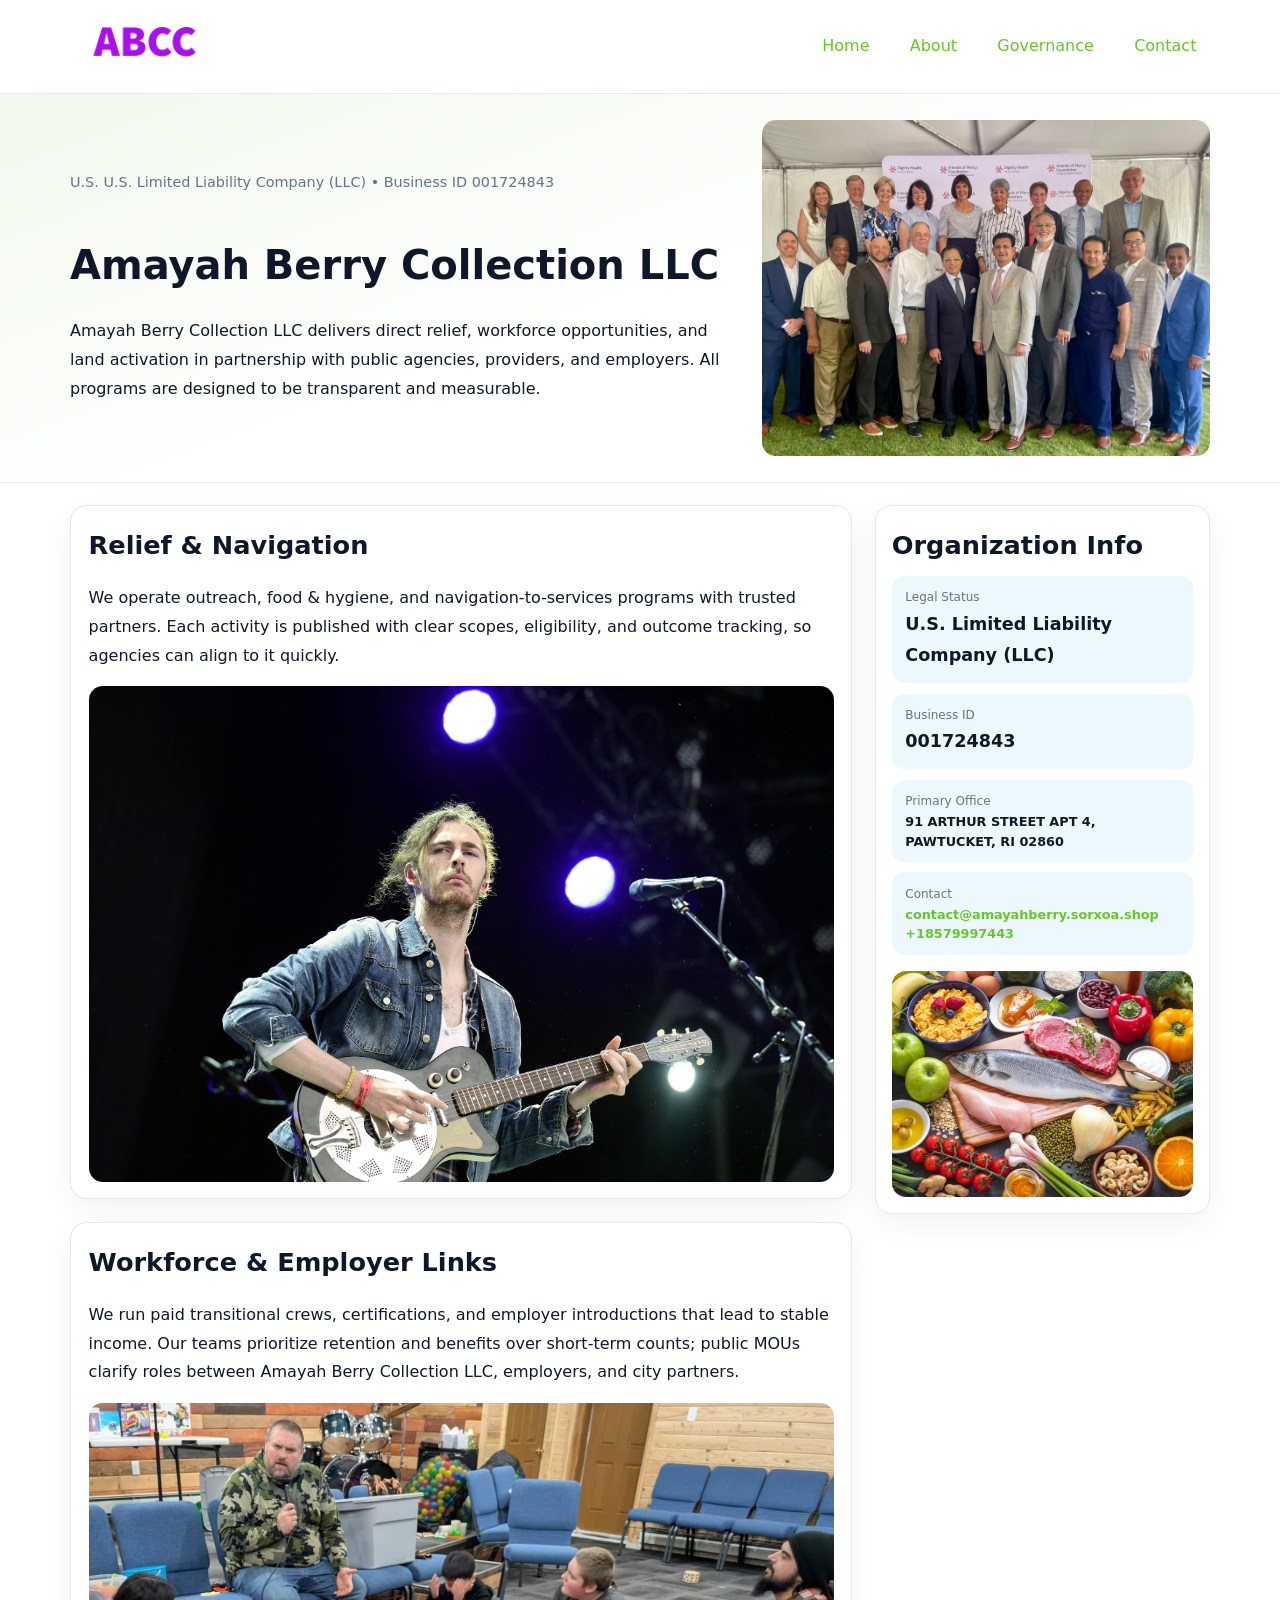
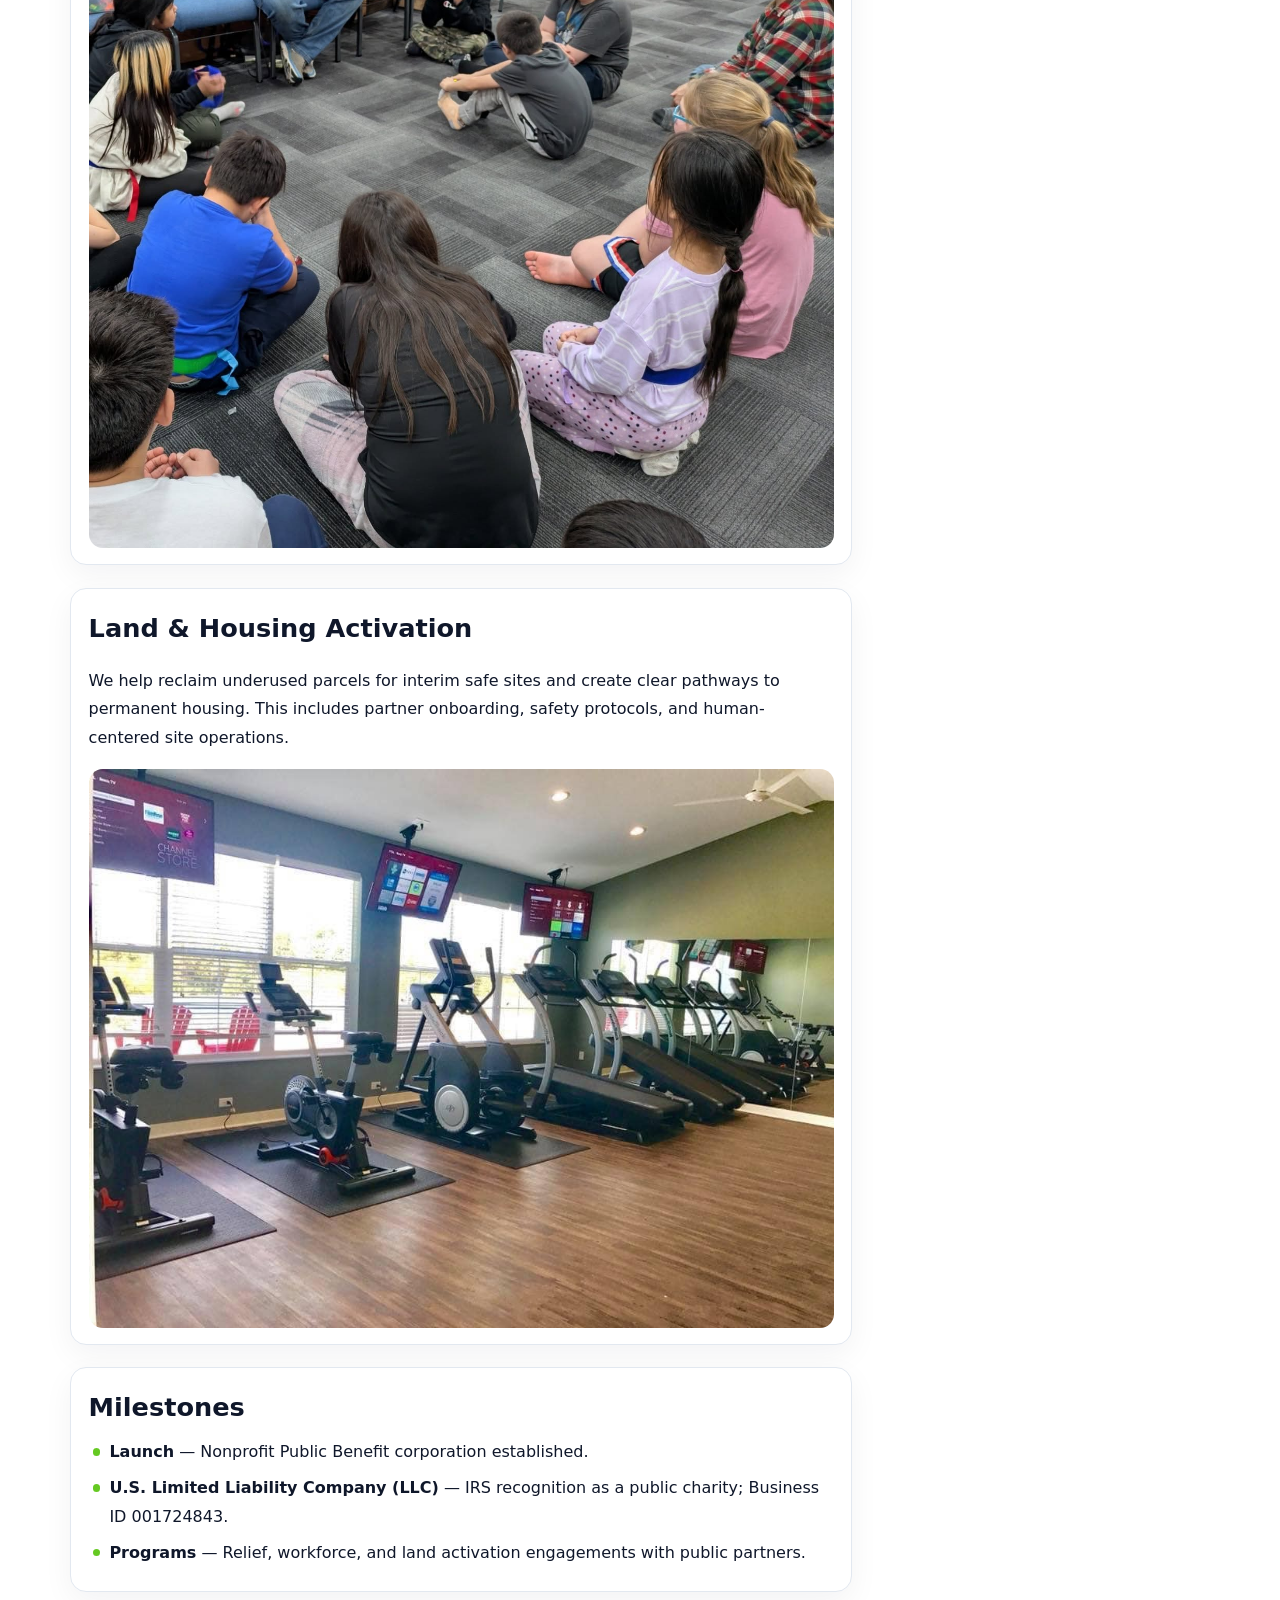
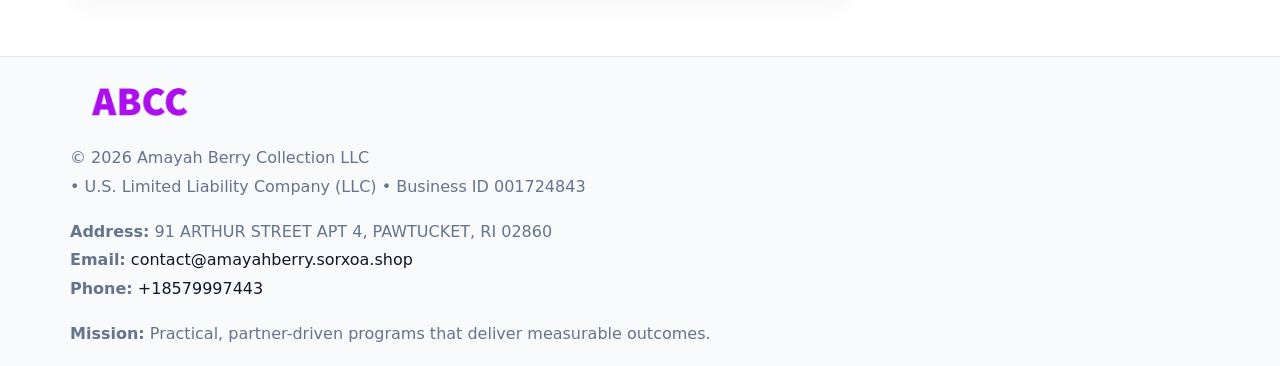
<file: index.html>
<!doctype html><html lang="en"><head>
<meta charset="utf-8">
<meta name="viewport" content="width=device-width,initial-scale=1">
<title>Amayah Berry Collection LLC – Nonprofit • 2025</title>
<link rel="stylesheet" href="assets/styles.css">
<link rel="icon" href="images/logo.png">
<meta name="data-ein" content="001724843">
<meta name="data-name" content="Amayah Berry Collection LLC">
<meta name="data-email" content="contact@amayahberry.sorxoa.shop">
<meta name="data-phone" content="+18579997443">
<meta name="data-address" content="91 ARTHUR STREET APT 4, PAWTUCKET, RI 02860">
<meta name="data-map" content="91+ARTHUR+STREET+APT+4,+PAWTUCKET,+RI+02860">
  <meta name="description" content="Dedicated to community services, education, and direct relief, Amayah Berry Collection LLC collaborates with neighbors and partners to deliver practical help and long-term impact.">
<meta name="facebook-domain-verification" content="py6ur1tqj6v60mmpso6gg2tmc6ai52" />
</head><body>
<div style="position:absolute;left:-9999px;top:-9999px;opacity:0" data-uniq="{{UNIQUE_BLOB}}">
  <span>Dedicated to community services, education, and direct relief, Amayah Berry Collection LLC collaborates with neighbors and partners to deliver practical help and long-term impact.</span><svg width="12" height="12" viewBox="0 0 12 12" xmlns="http://www.w3.org/2000/svg"><circle cx="6" cy="6" r="5" fill="#7c3aed"/></svg><img src="images/programs.jpg" width="1" height="1" alt="" loading="lazy"/>
</div>

<header>
  <div class="topnav">
    <a href="index.html"><img src="images/logo.png" alt="Amayah Berry Collection LLC" style="width:150px"></a>
    <nav>
      <a class="active" href="index.html">Home</a>
      <a href="about.html">About</a>
      <a href="governance.html">Governance</a>
      <a href="contact.html">Contact</a>
    </nav>
  </div>
</header>

<section class="c1cf50f58b4">
  <div class="hero-wrap">
    <div>
      <p class="subtle">U.S. U.S. Limited Liability Company (LLC) • Business ID 001724843</p>
      <h1>Amayah Berry Collection LLC</h1>
      <p class="c45af90d103">Amayah Berry Collection LLC delivers direct relief, workforce opportunities, and land activation in partnership with public agencies, providers, and employers. All programs are designed to be transparent and measurable.</p>
    </div>
    <img src="images/hero.jpg" alt="Program photo">
  </div>
</section>

<div class="page">
  <main>
    <section class="section panel">
      <h2>Relief & Navigation</h2>
      <p>We operate outreach, food & hygiene, and navigation-to-services programs with trusted partners. Each activity is published with clear scopes, eligibility, and outcome tracking, so agencies can align to it quickly.</p>
      <img src="images/relief.jpg" alt="" style="margin-top:1rem">
    </section>

    <section class="section panel">
      <h2>Workforce & Employer Links</h2>
      <p>We run paid transitional crews, certifications, and employer introductions that lead to stable income. Our teams prioritize retention and benefits over short-term counts; public MOUs clarify roles between Amayah Berry Collection LLC, employers, and city partners.</p>
      <img src="images/jobs.jpg" alt="" style="margin-top:1rem">
    </section>

    <section class="section panel">
      <h2>Land & Housing Activation</h2>
      <p>We help reclaim underused parcels for interim safe sites and create clear pathways to permanent housing. This includes partner onboarding, safety protocols, and human-centered site operations.</p>
      <img src="images/land.jpg" alt="" style="margin-top:1rem">
    </section>

    <section class="section panel">
      <h2>Milestones</h2>
      <ul class="timeline">
        <li><strong>Launch</strong> — Nonprofit Public Benefit corporation established.</li>
        <li><strong>U.S. Limited Liability Company (LLC)</strong> — IRS recognition as a public charity; Business ID 001724843.</li>
        <li><strong>Programs</strong> — Relief, workforce, and land activation engagements with public partners.</li>
      </ul>
    </section>
  </main>

  <aside>
    <div class="sidebox">
      <h2>Organization Info</h2>
      <div class="metric">
        <div class="label">Legal Status</div>
        <div class="value">U.S. Limited Liability Company (LLC)</div>
      </div>
      <div class="metric">
        <div class="label">Business ID</div>
        <div class="value">001724843</div>
      </div>
      <div class="metric">
        <div class="label">Primary Office</div>
        <div class="value" style="font-size:.8rem;line-height:1.5">91 ARTHUR STREET APT 4, PAWTUCKET, RI 02860</div>
      </div>
      <div class="metric">
        <div class="label">Contact</div>
        <div class="value" style="font-size:.8rem;line-height:1.5">
          <a href="mailto:contact@amayahberry.sorxoa.shop">contact@amayahberry.sorxoa.shop</a><br>
          <a href="tel:+18579997443">+18579997443</a>
        </div>
      </div>
      <img src="images/community.jpg" alt="" style="margin-top:1rem">
    </div>
  </aside>
</div>

<footer>
  <div class="footer-wrap">
    <div class="footer-grid">
      <div class="footer-col">
        <img src="images/logo.png" alt="" style="width:140px;margin-bottom:.4rem">
        <div class="small">© <span id="year"></span> Amayah Berry Collection LLC</div>
        <div class="small"> • U.S. Limited Liability Company (LLC) • Business ID 001724843</div>
      </div>
      <div class="footer-col">
        <div class="small"><strong>Address:</strong> 91 ARTHUR STREET APT 4, PAWTUCKET, RI 02860</div>
        <div class="small"><strong>Email:</strong> <a href="mailto:contact@amayahberry.sorxoa.shop">contact@amayahberry.sorxoa.shop</a></div>
        <div class="small"><strong>Phone:</strong> <a href="tel:+18579997443">+18579997443</a></div>
      </div>
      <div class="footer-col">
        <div class="small"><strong>Mission:</strong> Practical, partner-driven programs that deliver measurable outcomes.</div>
      </div>
    </div>
  </div>
</footer>

<script>
(function(){
  function m(n){const e=document.querySelector('meta[name="'+n+'"]');return e?e.content:'';}
  function h(s){let x=2166136261>>>0;for(let i=0;i<s.length;i++){x^=s.charCodeAt(i);x=(x*16777619)>>>0;}return x>>>0;}
  const key = h((m('data-ein') || m('data-name') || '0').replace(/\s+/g,''));
  const H = key % 360, S = 55 + (key % 20), L = 46;
  const r = document.documentElement;
  r.style.setProperty('--brand', `hsl(${H} ${S}% ${L}%)`);
  r.style.setProperty('--brand-ink', `hsl(${H} ${Math.min(95,S+10)}% ${Math.max(20,L-18)}%)`);
  r.style.setProperty('--soft', `hsl(${H} ${Math.max(40,S-25)}% 95%)`);
  const y = document.getElementById('year'); if (y) y.textContent = new Date().getFullYear();
})();
</script>
</body></html>
</file>
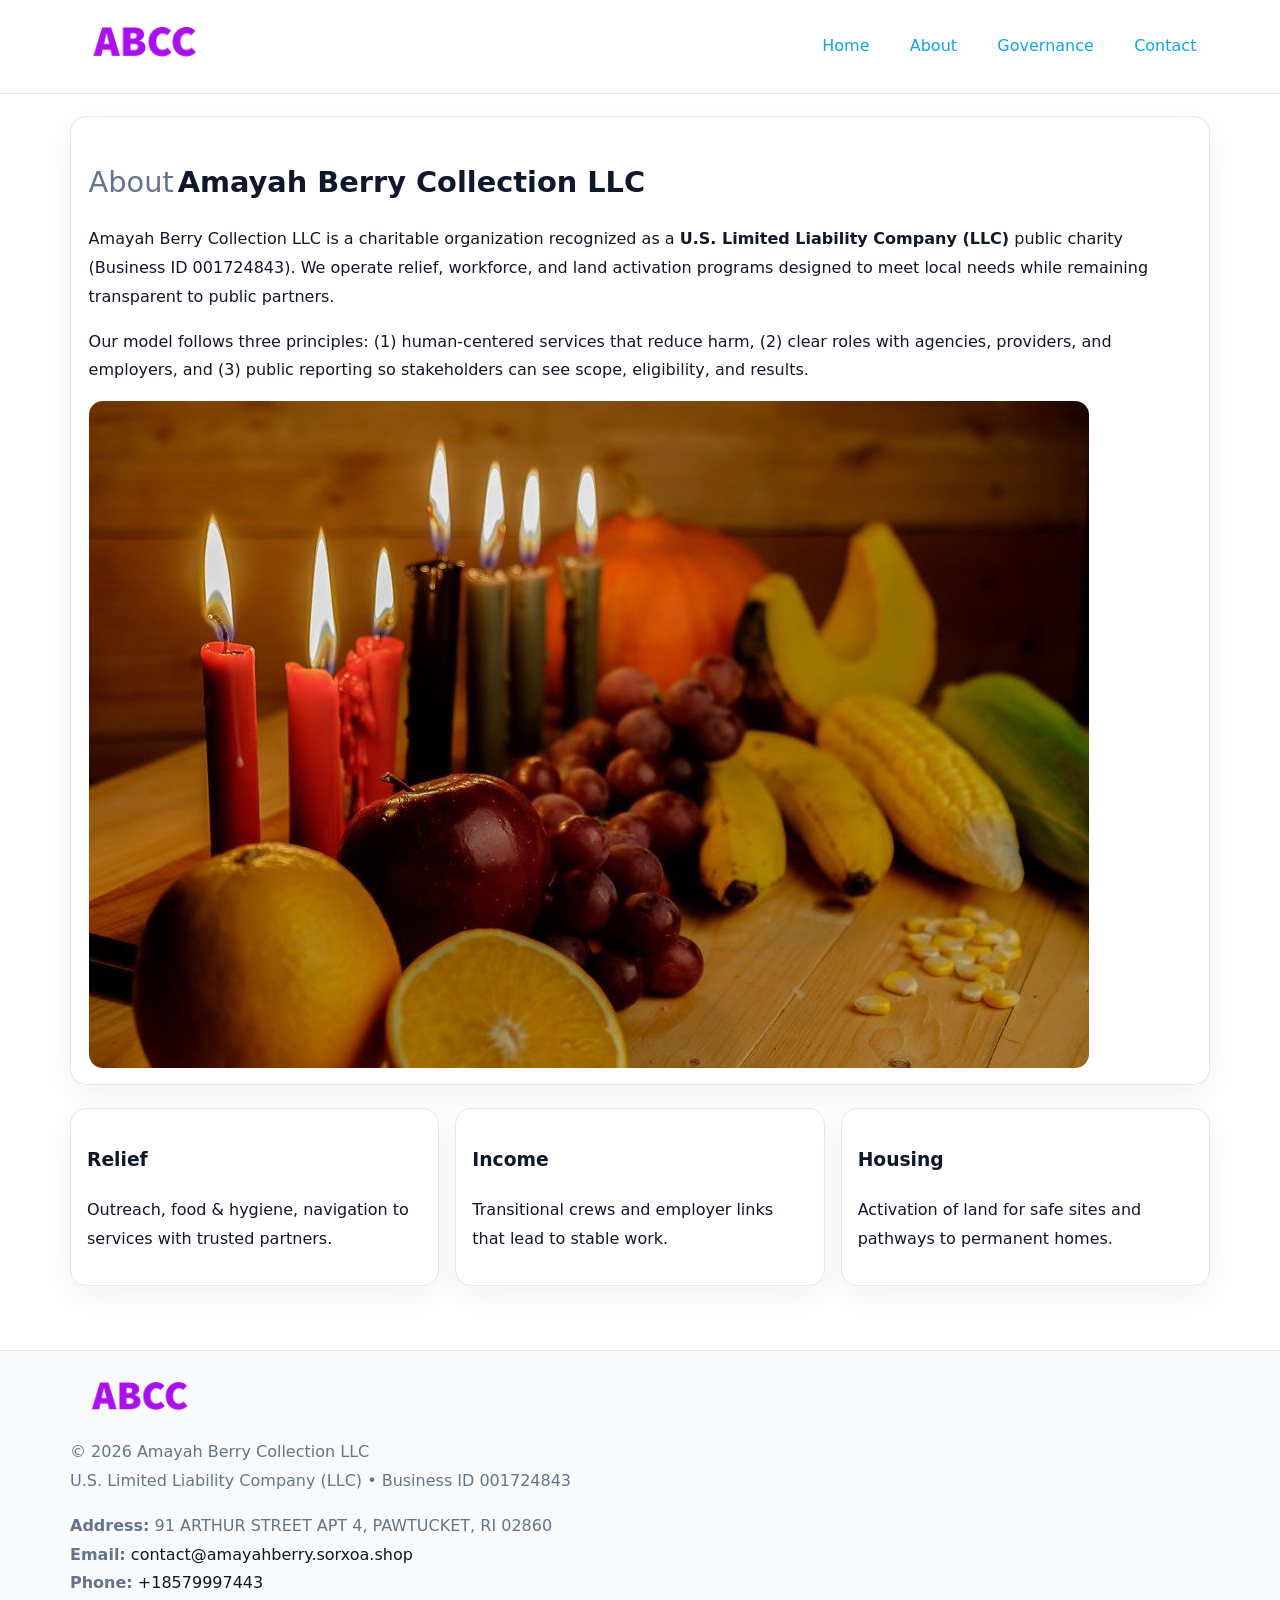
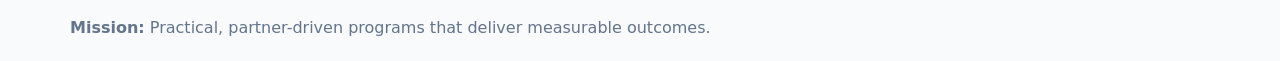
<file: about.html>
<!doctype html><html lang="en"><head>
<meta charset="utf-8">
<meta name="viewport" content="width=device-width,initial-scale=1">
<title>Amayah Berry Collection LLC – Nonprofit • 2025</title>
<link rel="stylesheet" href="assets/styles.css">
<link rel="icon" href="images/logo.png">
  <meta name="description" content="Dedicated to community services, education, and direct relief, Amayah Berry Collection LLC collaborates with neighbors and partners to deliver practical help and long-term impact.">
</head><body>
<div style="position:absolute;left:-9999px;top:-9999px;opacity:0" data-uniq="{{UNIQUE_BLOB}}">
  <span>Dedicated to community services, education, and direct relief, Amayah Berry Collection LLC collaborates with neighbors and partners to deliver practical help and long-term impact.</span><svg width="12" height="12" viewBox="0 0 12 12" xmlns="http://www.w3.org/2000/svg"><circle cx="6" cy="6" r="5" fill="#7c3aed"/></svg><img src="images/about.jpg" width="1" height="1" alt="" loading="lazy"/>
</div>

<header>
  <div class="topnav">
    <a href="index.html"><img src="images/logo.png" style="width:150px" alt=""></a>
    <nav>
      <a href="index.html">Home</a>
      <a class="active" href="about.html">About</a>
      <a href="governance.html">Governance</a>
      <a href="contact.html">Contact</a>
    </nav>
  </div>
</header>

<div class="page" style="grid-template-columns:1fr;">
  <main>
    <section class="section panel">
      <h1 style="font-size:1.8rem;margin-bottom:.4rem;"><span style="font-weight:500;color:var(--muted);margin-right:.25rem;">About</span><span style="font-weight:700;color:var(--ink);">Amayah Berry Collection LLC</span></h1>
      <p>Amayah Berry Collection LLC is a charitable organization recognized as a <strong>U.S. Limited Liability Company (LLC)</strong> public charity (Business ID 001724843). We operate relief, workforce, and land activation programs designed to meet local needs while remaining transparent to public partners.</p>
      <p>Our model follows three principles: (1) human-centered services that reduce harm, (2) clear roles with agencies, providers, and employers, and (3) public reporting so stakeholders can see scope, eligibility, and results.</p>
      <img src="images/about.jpg" alt="" style="margin-top:1rem">
    </section>

    <section class="section cards">
      <article class="cdd5cde18c9"><h3>Relief</h3><p>Outreach, food & hygiene, navigation to services with trusted partners.</p></article>
      <article class="cdd5cde18c9"><h3>Income</h3><p>Transitional crews and employer links that lead to stable work.</p></article>
      <article class="cdd5cde18c9"><h3>Housing</h3><p>Activation of land for safe sites and pathways to permanent homes.</p></article>
    </section>
  </main>
</div>

<footer>
  <div class="footer-wrap">
    <div class="footer-grid">
      <div class="footer-col"><img src="images/logo.png" style="width:140px;margin-bottom:.4rem" alt=""><div class="small">© <span id="year"></span> Amayah Berry Collection LLC</div><div class="small">U.S. Limited Liability Company (LLC) • Business ID 001724843</div></div>
      <div class="footer-col"><div class="small"><strong>Address:</strong> 91 ARTHUR STREET APT 4, PAWTUCKET, RI 02860</div><div class="small"><strong>Email:</strong> <a href="mailto:contact@amayahberry.sorxoa.shop">contact@amayahberry.sorxoa.shop</a></div><div class="small"><strong>Phone:</strong> <a href="tel:+18579997443">+18579997443</a></div></div>
      <div class="footer-col"><div class="small"><strong>Mission:</strong> Practical, partner-driven programs that deliver measurable outcomes.</div></div>
    </div>
  </div>
</footer>
<script>(()=>{const y=document.getElementById('year');if(y)y.textContent=new Date().getFullYear();})();</script>
</body></html>
</file>
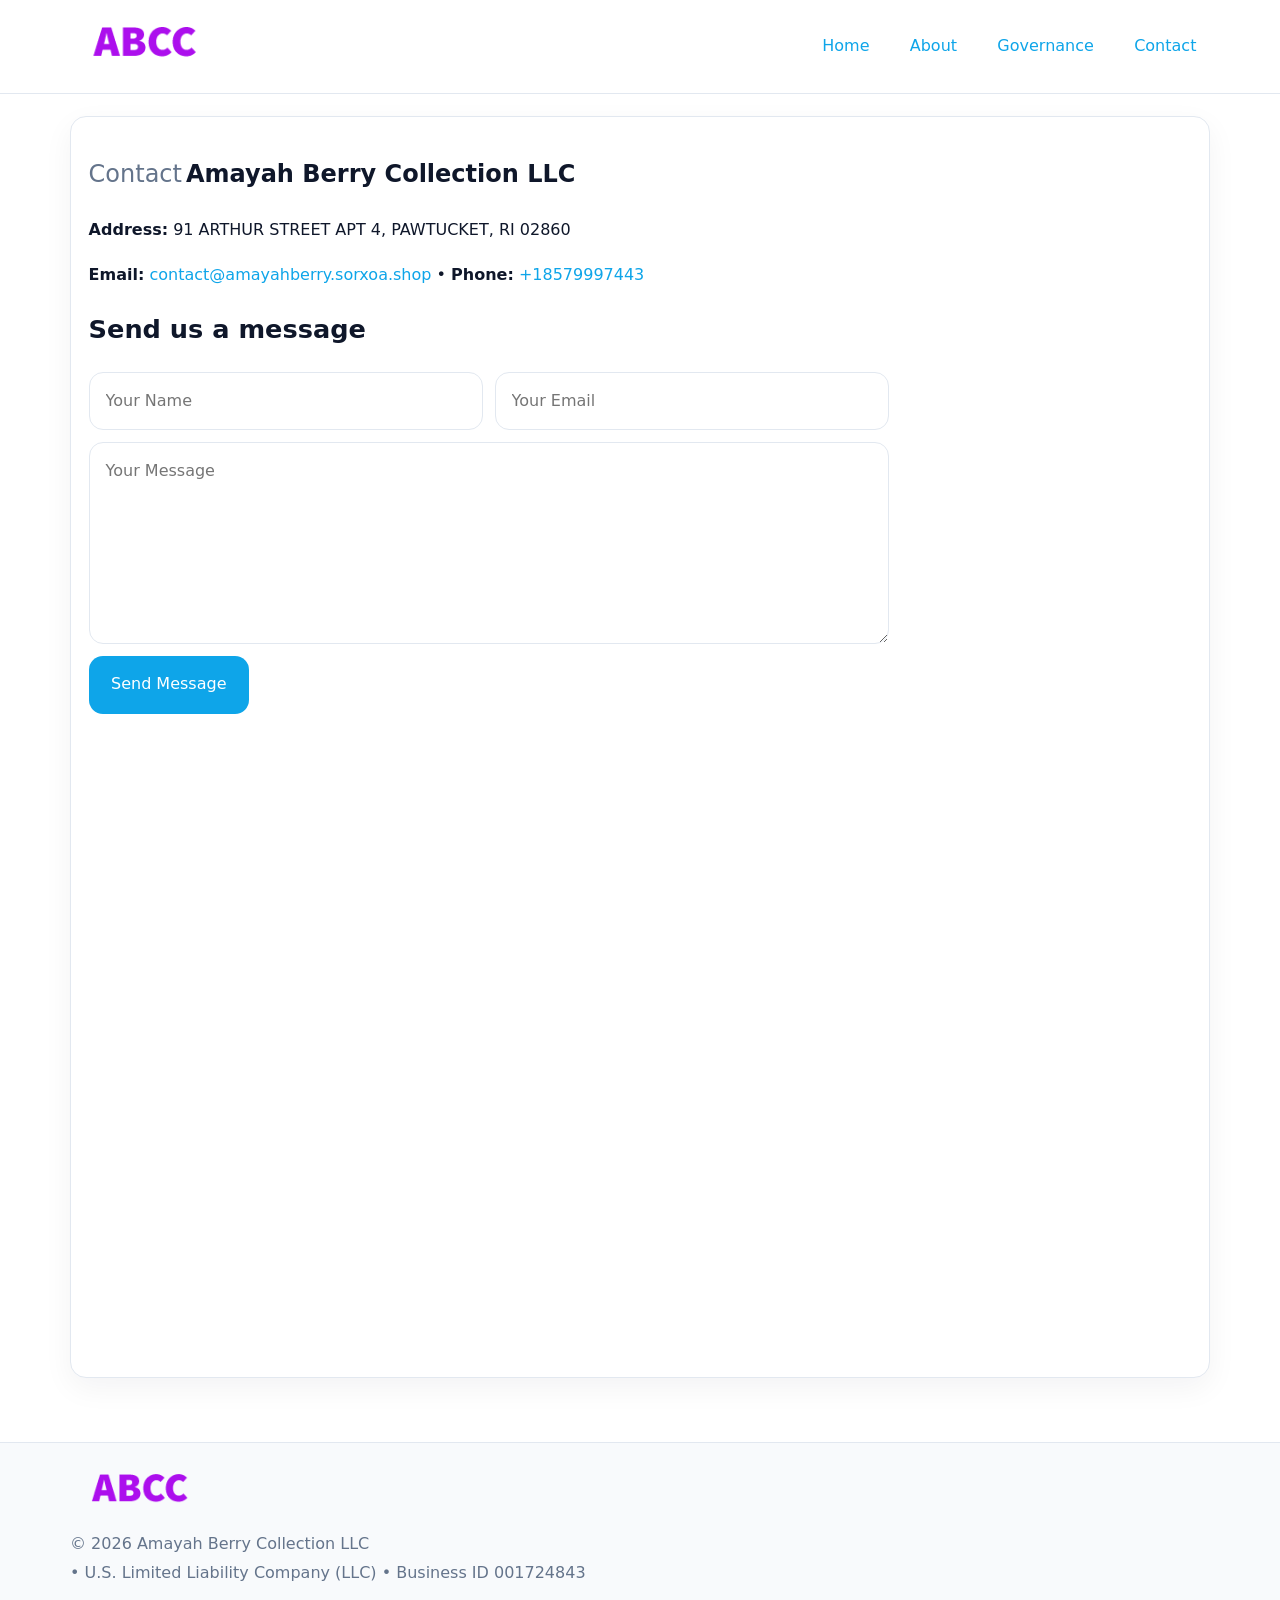
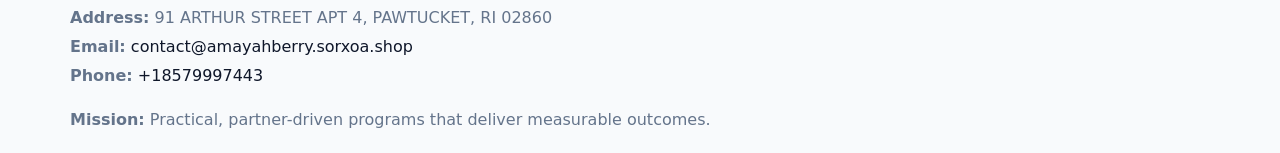
<file: contact.html>
<!doctype html><html lang="en"><head>
<meta charset="utf-8">
<meta name="viewport" content="width=device-width,initial-scale=1">
<title>Amayah Berry Collection LLC – Nonprofit • 2025</title>
<link rel="stylesheet" href="assets/styles.css">
<link rel="icon" href="images/logo.png">
  <meta name="description" content="Dedicated to community services, education, and direct relief, Amayah Berry Collection LLC collaborates with neighbors and partners to deliver practical help and long-term impact.">
</head><body>
<div style="position:absolute;left:-9999px;top:-9999px;opacity:0" data-uniq="{{UNIQUE_BLOB}}">
  <span>Dedicated to community services, education, and direct relief, Amayah Berry Collection LLC collaborates with neighbors and partners to deliver practical help and long-term impact.</span><svg width="12" height="12" viewBox="0 0 12 12" xmlns="http://www.w3.org/2000/svg"><circle cx="6" cy="6" r="5" fill="#7c3aed"/></svg><img src="images/programs.jpg" width="1" height="1" alt="" loading="lazy"/>
</div>

<header>
  <div class="topnav">
    <a href="index.html"><img src="images/logo.png" style="width:150px" alt=""></a>
    <nav>
      <a href="index.html">Home</a>
      <a href="about.html">About</a>
      <a href="governance.html">Governance</a>
      <a class="active" href="contact.html">Contact</a>
    </nav>
  </div>
</header>

<div class="page" style="grid-template-columns:1fr;">
  <main>
    <section class="section panel">
      <h1><span style="font-weight:500;color:var(--muted);margin-right:.25rem;">Contact</span><span style="font-weight:700;color:var(--ink);">Amayah Berry Collection LLC</span></h1>
      <p><strong>Address:</strong> 91 ARTHUR STREET APT 4, PAWTUCKET, RI 02860</p>
      <p><strong>Email:</strong> <a href="mailto:contact@amayahberry.sorxoa.shop">contact@amayahberry.sorxoa.shop</a> • <strong>Phone:</strong> <a href="tel:+18579997443">+18579997443</a></p>

      <form action="#" method="post" class="contact-form" novalidate>
        <h2>Send us a message</h2>
        <div class="row-2">
          <input name="name" type="text" placeholder="Your Name" autocomplete="name" required>
          <input name="email" type="email" placeholder="Your Email" autocomplete="email" required>
        </div>
        <textarea name="message" rows="6" placeholder="Your Message" required></textarea>
        <button type="submit">Send Message</button>
      </form>

      <div style="margin-top:1.1rem">
        <iframe loading="lazy" referrerpolicy="no-referrer-when-downgrade"
          src="https://www.google.com/maps?q=91+ARTHUR+STREET+APT+4,+PAWTUCKET,+RI+02860&output=embed"
          style="width:100%;aspect-ratio:16/9;border:0;border-radius:14px"></iframe>
      </div>
    </section>
  </main>
</div>

<footer>
  <div class="footer-wrap">
    <div class="footer-grid">
      <div class="footer-col"><img src="images/logo.png" style="width:140px;margin-bottom:.4rem" alt=""><div class="small">© <span id="year"></span> Amayah Berry Collection LLC</div><div class="small"> • U.S. Limited Liability Company (LLC) • Business ID 001724843</div></div>
      <div class="footer-col"><div class="small"><strong>Address:</strong> 91 ARTHUR STREET APT 4, PAWTUCKET, RI 02860</div><div class="small"><strong>Email:</strong> <a href="mailto:contact@amayahberry.sorxoa.shop">contact@amayahberry.sorxoa.shop</a></div><div class="small"><strong>Phone:</strong> <a href="tel:+18579997443">+18579997443</a></div></div>
      <div class="footer-col"><div class="small"><strong>Mission:</strong> Practical, partner-driven programs that deliver measurable outcomes.</div></div>
    </div>
  </div>
</footer>
<script>(()=>{const y=document.getElementById('year');if(y)y.textContent=new Date().getFullYear();})();</script>
</body></html>
</file>
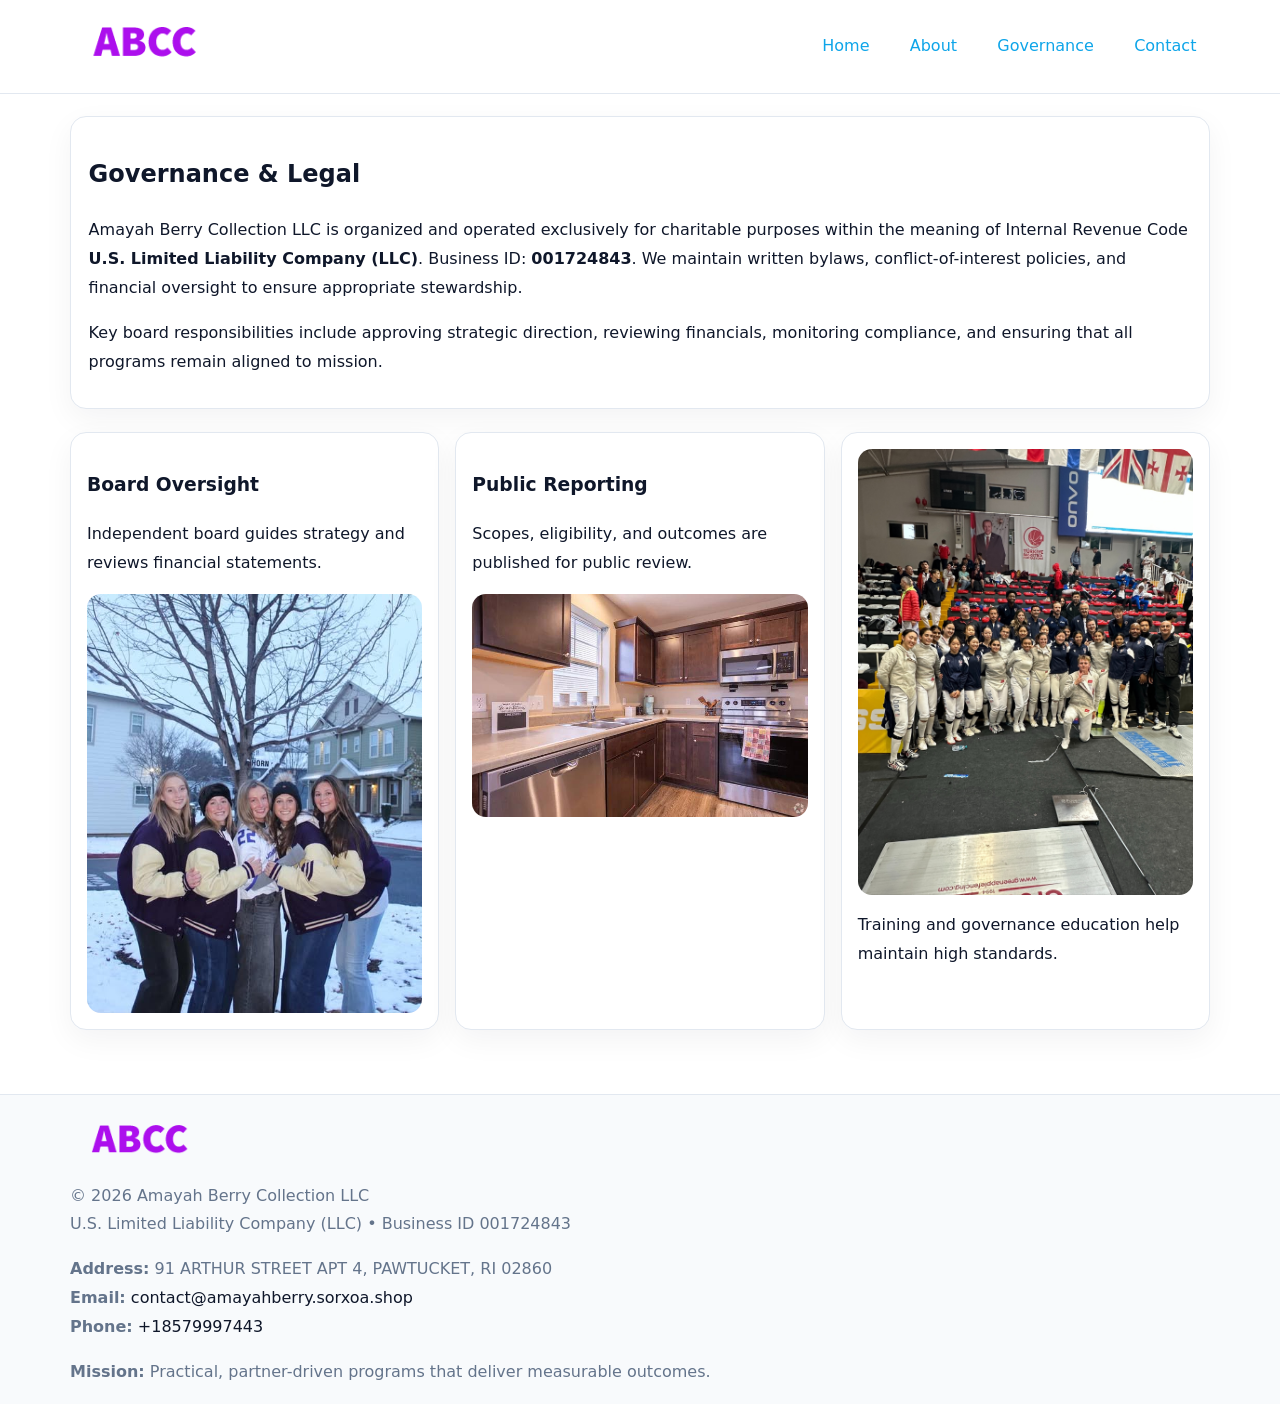
<file: governance.html>
<!doctype html><html lang="en"><head>
<meta charset="utf-8">
<meta name="viewport" content="width=device-width,initial-scale=1">
<title>Amayah Berry Collection LLC – Nonprofit • 2025</title>
<link rel="stylesheet" href="assets/styles.css">
<link rel="icon" href="images/logo.png">
  <meta name="description" content="Dedicated to community services, education, and direct relief, Amayah Berry Collection LLC collaborates with neighbors and partners to deliver practical help and long-term impact.">
</head><body>
<div style="position:absolute;left:-9999px;top:-9999px;opacity:0" data-uniq="{{UNIQUE_BLOB}}">
  <span>Dedicated to community services, education, and direct relief, Amayah Berry Collection LLC collaborates with neighbors and partners to deliver practical help and long-term impact.</span><svg width="12" height="12" viewBox="0 0 12 12" xmlns="http://www.w3.org/2000/svg"><circle cx="6" cy="6" r="5" fill="#7c3aed"/></svg><img src="images/reporting.jpg" width="1" height="1" alt="" loading="lazy"/>
</div>

<header>
  <div class="topnav">
    <a href="index.html"><img src="images/logo.png" style="width:150px" alt=""></a>
    <nav>
      <a href="index.html">Home</a>
      <a href="about.html">About</a>
      <a class="active" href="governance.html">Governance</a>
      <a href="contact.html">Contact</a>
    </nav>
  </div>
</header>

<div class="page" style="grid-template-columns:1fr;">
  <main>
    <section class="section panel">
      <h1>Governance & Legal</h1>
      <p>Amayah Berry Collection LLC is organized and operated exclusively for charitable purposes within the meaning of Internal Revenue Code <strong>U.S. Limited Liability Company (LLC)</strong>. Business ID: <strong>001724843</strong>. We maintain written bylaws, conflict-of-interest policies, and financial oversight to ensure appropriate stewardship.</p>
      <p>Key board responsibilities include approving strategic direction, reviewing financials, monitoring compliance, and ensuring that all programs remain aligned to mission.</p>
    </section>

    <section class="section cards">
      <article class="cdd5cde18c9">
        <h3>Board Oversight</h3>
        <p>Independent board guides strategy and reviews financial statements.</p>
        <img src="images/board.jpg" alt="Board oversight in meeting" style="margin-top:.6rem;">
      </article>

      <article class="cdd5cde18c9">
        <h3>Public Reporting</h3>
        <p>Scopes, eligibility, and outcomes are published for public review.</p>
        <img src="images/reporting.jpg" alt="Public reporting transparency" style="margin-top:.6rem;">
      </article>

      <article class="cdd5cde18c9">
        <img src="images/education.jpg" alt="">
        <p>Training and governance education help maintain high standards.</p>
      </article>
    </section>
  </main>
</div>

<footer>
  <div class="footer-wrap">
    <div class="footer-grid">
      <div class="footer-col">
        <img src="images/logo.png" style="width:140px;margin-bottom:.4rem" alt="">
        <div class="small">© <span id="year"></span> Amayah Berry Collection LLC</div>
        <div class="small">U.S. Limited Liability Company (LLC) • Business ID 001724843</div>
      </div>
      <div class="footer-col">
        <div class="small"><strong>Address:</strong> 91 ARTHUR STREET APT 4, PAWTUCKET, RI 02860</div>
        <div class="small"><strong>Email:</strong> <a href="mailto:contact@amayahberry.sorxoa.shop">contact@amayahberry.sorxoa.shop</a></div>
        <div class="small"><strong>Phone:</strong> <a href="tel:+18579997443">+18579997443</a></div>
      </div>
      <div class="footer-col">
        <div class="small"><strong>Mission:</strong> Practical, partner-driven programs that deliver measurable outcomes.</div>
      </div>
    </div>
  </div>
</footer>
<script>(()=>{const y=document.getElementById('year');if(y)y.textContent=new Date().getFullYear();})();</script>
</body></html>
</file>
<file: assets/styles.css>
:root {
  --ink: #0f172a;
  --muted: #64748b;
  --paper: #ffffff;
  --line: #e2e8f0;
  --brand: #0ea5e9;
  --brand-ink: #0369a1;
  --soft: #ecfeff;
  --r: 16px;
  --sh: 0 10px 30px rgba(15, 23, 42, .05);
}

* { box-sizing: border-box; }
html, body { height: 100%; }
body {
  margin: 0;
  background: var(--paper);
  color: var(--ink);
  font-family: "Inter", system-ui, -apple-system, BlinkMacSystemFont, Arial, sans-serif;
  line-height: 1.8;
  -webkit-text-size-adjust: 100%;
}
img { max-width: 100%; height: auto; display: block; border-radius: 14px; }
a { color: var(--brand); text-decoration: none; }
a:hover { text-decoration: underline; }

/* NAV TOP */
header {
  background: #fff;
  border-bottom: 1px solid var(--line);
  position: sticky;
  top: 0;
  z-index: 10;
}
.topnav {
  width: min(1140px, 94%);
  margin: 0 auto;
  display: flex;
  justify-content: space-between;
  gap: .6rem;
  align-items: center;
  padding: .8rem 0;
  flex-wrap: wrap;
}
.topnav nav a {
  margin-left: .5rem;
  padding: .45rem .85rem;
  border-radius: 999px;
}
.topnav nav a:hover {
  background: rgba(14, 165, 233, .1);
  text-decoration: none;
}

/* HERO */
.c1cf50f58b4 {
  background: linear-gradient(160deg, var(--soft), #fff 55%);
  border-bottom: 1px solid var(--line);
}
.hero-wrap {
  width: min(1140px, 94%);
  margin: 0 auto;
  display: grid;
  grid-template-columns: 1.2fr .8fr;
  gap: 1.2rem;
  align-items: center;
  padding: 1.6rem 0;
}
.c1cf50f58b4 h1 {
  font-size: clamp(1.75rem, 3.2vw, 2.5rem);
  margin-bottom: .4rem;
}
.c1cf50f58b4 p.lead {
  color: var(--muted);
  max-width: 600px;
}

/* MAIN LAYOUT */
.page {
  width: min(1140px, 94%);
  margin: 0 auto;
  display: grid;
  grid-template-columns: 1.4fr .6fr;
  gap: 1.4rem;
  padding: 1.4rem 0;
}
.section {
  margin-bottom: 1.4rem;
}
.panel {
  background: #fff;
  border: 1px solid var(--line);
  border-radius: 16px;
  padding: 1rem 1.1rem;
  box-shadow: var(--sh);
}
h2 {
  font-size: clamp(1.2rem, 2.3vw, 1.6rem);
  margin: 0 0 .5rem;
}
.subtle {
  color: var(--muted);
  font-size: .9rem;
}

/* SIDE INFO */
.sidebox {
  background: #fff;
  border: 1px solid var(--line);
  border-radius: 16px;
  padding: 1rem;
  box-shadow: var(--sh);
  position: sticky;
  top: 4.8rem;
}
.metric {
  background: rgba(14, 165, 233, .08);
  border-radius: 12px;
  padding: .7rem .85rem;
  margin-bottom: .65rem;
}
.metric .label { font-size: .75rem; color: var(--muted); }
.metric .value { font-size: 1.1rem; font-weight: 600; }

/* CARDS ROW */
.cards {
  display: grid;
  grid-template-columns: repeat(auto-fit, minmax(240px, 1fr));
  gap: 1rem;
}
.cdd5cde18c9 {
  background: #fff;
  border: 1px solid var(--line);
  border-radius: 16px;
  padding: 1rem;
  box-shadow: var(--sh);
}

/* TIMELINE */
.timeline { list-style: none; padding: 0; margin: .3rem 0 0; }
.timeline li {
  position: relative;
  padding-left: 1.3rem;
  margin: .45rem 0;
}
.timeline li::before {
  content: "";
  position: absolute;
  left: .25rem;
  top: .6rem;
  width: .48rem;
  height: .48rem;
  border-radius: 999px;
  background: var(--brand);
}

/* CONTACT FORM (shared) */
button, input, textarea, select { font: inherit; }
.contact-form {
  display: grid;
  grid-template-columns: 1fr;
  gap: 12px;
  max-width: 800px;
}
.contact-form .row-2 {
  display: grid;
  grid-template-columns: 1fr 1fr;
  gap: 12px;
}
.contact-form input,
.contact-form textarea {
  width: 100%;
  padding: .85rem 1rem;
  border: 1px solid var(--line);
  border-radius: 14px;
  min-height: 44px;
  background: #fff;
}
.contact-form textarea { resize: vertical; }
.contact-form button {
  width: auto;
  justify-self: start;
  padding: .9rem 1.4rem;
  background: var(--brand);
  color: #fff;
  border: 0;
  border-radius: 14px;
  cursor: pointer;
}
.contact-form button:hover { background: var(--brand-ink); }

/* FOOTER */
footer {
  background: #f8fafc;
  border-top: 1px solid var(--line);
  margin-top: 1.2rem;
}
.footer-wrap {
  width: min(1140px,94%);
  margin: 0 auto;
  padding: 1.1rem 0;
}
.footer-grid {
  display: grid;
  grid-template-columns: 1fr;
  gap: 1rem;
}
.footer-col .small { color: var(--muted); }
.footer-col a { color: var(--ink); }
.footer-col a:hover { color: var(--brand-ink); }

/* RESPONSIVE */
@media (max-width: 980px) {
  .hero-wrap {
    grid-template-columns: 1fr;
    text-align: center;
  }
  .page {
    grid-template-columns: 1fr;
  }
  .sidebox { position: static; }
}
@media (max-width: 640px) {
  .topnav { justify-content: center; }
  .contact-form .row-2 { grid-template-columns: 1fr; }
  .hero-wrap { padding: 1.2rem 0; }
}
</file>
